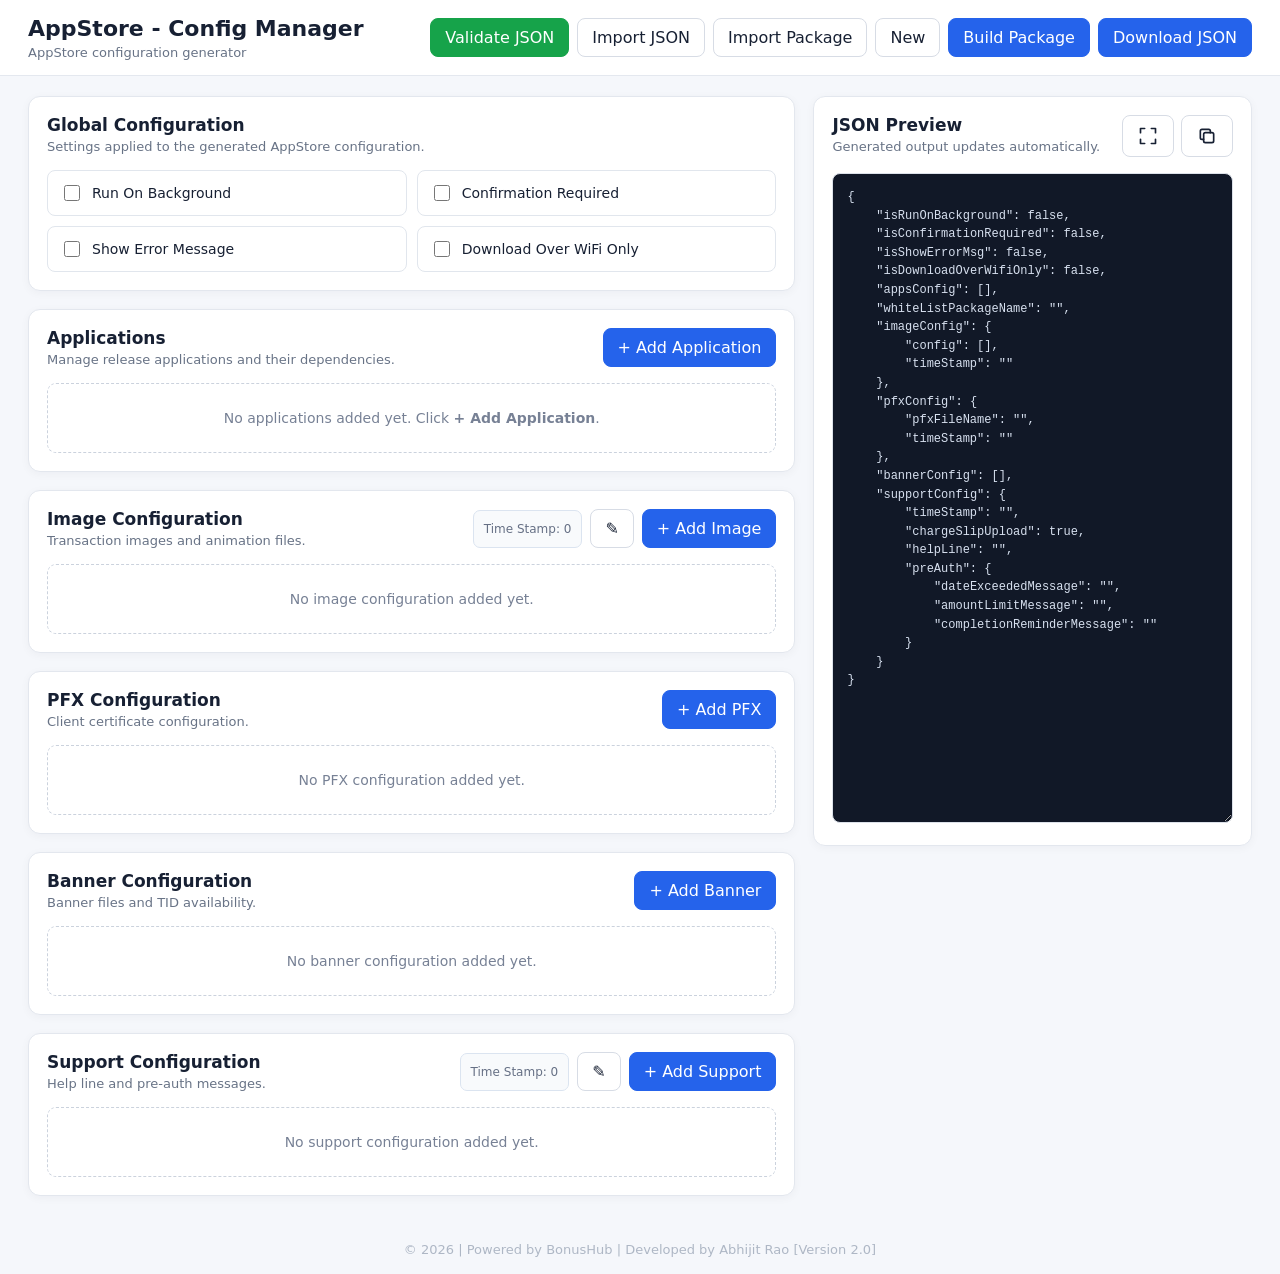
<file: index.html>
<!DOCTYPE html>
<html lang="en">
<head>
  <meta charset="UTF-8" />
  <meta name="viewport" content="width=device-width, initial-scale=1.0" />
  <title>AppStore - Config Manager</title>
  <link rel="stylesheet" href="style.css?v=202611091130" />
  <link rel="stylesheet" href="config-list.css?v=202608131230" />
  <link rel="stylesheet" href="validate-json.css?v=202608131900" />
  <link rel="stylesheet" href="phase2.css?v=202608141200" />
  <link rel="stylesheet" href="modal-scroll-lock.css?v=202608171300" />
  <style>
    .config-file-chooser-row{display:grid;grid-template-columns:minmax(0,1fr) auto;gap:10px;align-items:center}
    .config-file-choose-btn{white-space:nowrap}
    .config-file-chooser-status{grid-column:1/-1;font-size:12px;color:#166534;background:#dcfce7;padding:6px 9px;border-radius:7px;word-break:break-all}
    .config-file-chooser-status.hidden{display:none}
    #buildPackageBtnTop{background:#2563eb;color:#fff;border-color:#2563eb}
    #buildPackageBtnTop:hover{background:#1d4ed8;border-color:#1d4ed8}
    @media(max-width:600px){.config-file-chooser-row{grid-template-columns:1fr}.config-file-chooser-status{grid-column:1}}
  </style>
</head>
<body>
<header class="topbar">
  <div><h1>AppStore - Config Manager</h1><p>AppStore configuration generator</p></div>
  <div class="toolbar"><button id="validateJsonBtn">Validate JSON</button><button id="importBtn">Import JSON</button><button id="importPackageBtn">Import Package</button><input id="packageFileInput" type="file" accept=".zip,application/zip" hidden /><button id="newBtn">New</button><button id="buildPackageBtnTop" class="secondary-btn">Build Package</button><button id="downloadBtn" class="primary">Download JSON</button><input id="fileInput" type="file" accept="application/json,.json" hidden /></div>
</header>
<main class="layout">
  <section class="editor-pane">
    <div class="card"><div class="card-title-row"><div><h2>Global Configuration</h2><p>Settings applied to the generated AppStore configuration.</p></div></div><div class="settings-grid"><label class="switch-row"><input id="runBackground" type="checkbox" /><span>Run On Background</span></label><label class="switch-row"><input id="confirmation" type="checkbox" /><span>Confirmation Required</span></label><label class="switch-row"><input id="showError" type="checkbox" /><span>Show Error Message</span></label><label class="switch-row"><input id="wifiOnly" type="checkbox" /><span>Download Over WiFi Only</span></label></div></div>
    <div class="card"><div class="card-title-row"><div><h2>Applications</h2><p>Manage release applications and their dependencies.</p></div><button id="addAppBtn" class="primary">+ Add Application</button></div><div id="appsContainer" class="apps-container"></div></div>
    <div class="card config-card"><div class="card-title-row"><div><h2>Image Configuration</h2><p>Transaction images and animation files.</p></div><div class="config-header-actions"><span id="imageTimestampBadge" class="header-timestamp hidden"></span><button id="addImageBtn" class="primary">+ Add Image</button></div></div><div id="imageConfigList" class="config-list"></div></div>
    <div class="card config-card"><div class="card-title-row"><div><h2>PFX Configuration</h2><p>Client certificate configuration.</p></div><button id="addPfxBtn" class="primary">+ Add PFX</button></div><div id="pfxConfigList" class="config-list"></div></div>
    <div class="card config-card"><div class="card-title-row"><div><h2>Banner Configuration</h2><p>Banner files and TID availability.</p></div><button id="addBannerBtn" class="primary">+ Add Banner</button></div><div id="bannerConfigList" class="config-list"></div></div>
    <div class="card config-card"><div class="card-title-row"><div><h2>Support Configuration</h2><p>Help line and pre-auth messages.</p></div><div class="config-header-actions"><span id="supportTimestampBadge" class="header-timestamp hidden"></span><button id="addSupportBtn" class="primary">+ Add Support</button></div></div><div id="supportConfigList" class="config-list"></div></div>
  </section>
  <aside class="preview-pane"><div class="card preview-card"><div class="card-title-row"><div><h2>JSON Preview</h2><p>Generated output updates automatically.</p></div><div class="preview-actions"><button id="fullScreenBtn">Full Screen</button><button id="copyBtn">Copy</button></div></div><textarea id="jsonPreview" spellcheck="false" readonly></textarea></div></aside>
</main>
<div id="appModal" class="modal hidden" role="dialog" aria-modal="true" aria-labelledby="modalTitle"><div class="modal-dialog"><div class="modal-header"><div><h2 id="modalTitle">Add Application</h2><p>Enter application details.</p></div><button id="closeModalBtn" class="icon-btn" aria-label="Close">×</button></div><form id="appForm" class="modal-body"><input id="editIndex" type="hidden" value="-1" /><div class="form-grid form-row"><div class="field"><label for="title">Title *</label><input id="title" required /></div><div class="field"><label for="packageName">Package Name *</label><input id="packageName" required /></div></div><div class="form-grid single-row form-row"><div class="field"><label for="appName">App Name (FileName) *</label><div class="apk-file-row"><input id="appName" required /><button type="button" id="chooseApkBtn" class="secondary-btn">Choose APK</button><input id="apkFileInput" type="file" accept=".apk,application/vnd.android.package-archive" hidden /></div><div id="apkFileStatus" class="apk-file-status hidden"></div></div></div><div class="form-grid form-row"><div class="field"><label for="appVersion">App Version *</label><input id="appVersion" required /></div><div class="field"><label for="revisionId">Revision ID</label><input id="revisionId" /></div></div><div class="section-block option-row"><label class="switch-row"><input id="mandatory" type="checkbox" checked /><span>Mandatory</span></label><label class="switch-row"><input id="autoInstall" type="checkbox" checked /><span>Auto Install</span></label><label class="switch-row"><input id="isDelete" type="checkbox" /><span>Delete App</span></label></div><div class="section-block mode-section"><div id="availabilitySection" class="field"><label for="availabilityType">Availability Type</label><select id="availabilityType"><option value="0">All</option><option value="1">TID Based</option></select></div><div id="deleteTypeSection" class="field hidden"><label for="deleteType">Delete Type</label><select id="deleteType"><option value="0">All</option><option value="1">TID Based</option></select></div></div><div id="tidSection" class="section-block hidden"><h3>TIDs</h3><textarea id="tids" rows="4" placeholder="One TID per line or comma-separated TIDs"></textarea></div><div class="section-block"><h3>Target Models</h3><div id="modelOptions" class="check-grid"></div><button type="button" id="otherModelBtn" class="other-option-btn">+ Other</button><div id="customModelRow" class="custom-target-row hidden"><input id="customModel" placeholder="Enter model" /><button type="button" id="addModelBtn">Add</button></div><div id="customModelList" class="custom-chip-list"></div></div><div class="section-block"><h3>Android Versions</h3><div id="androidOptions" class="check-grid"></div><button type="button" id="otherAndroidBtn" class="other-option-btn">+ Other</button><div id="customAndroidRow" class="custom-target-row hidden"><input id="customAndroid" placeholder="Enter Android version" /><button type="button" id="addAndroidBtn">Add</button></div><div id="customAndroidList" class="custom-chip-list"></div></div><div class="section-block"><h3>Dependencies</h3><div id="dependencyOptions" class="dependency-options"></div></div><div id="formError" class="form-error hidden"></div></form><div class="modal-footer"><button id="cancelBtn">Cancel</button><button id="saveAppBtn" class="primary">Save Application</button></div></div></div>
<div id="configModal" class="modal hidden" role="dialog" aria-modal="true" aria-labelledby="configModalTitle"><div class="modal-dialog config-modal-dialog"><div class="modal-header"><div><h2 id="configModalTitle">Add Configuration</h2><p id="configModalSubtitle">Enter configuration details.</p></div><button id="closeConfigModalBtn" class="icon-btn" aria-label="Close">×</button></div><div id="configModalBody" class="modal-body"></div><div class="modal-footer"><button id="cancelConfigBtn">Cancel</button><button id="saveConfigBtn" class="primary">Save Configuration</button></div></div></div>
<div id="jsonFullScreenModal" class="json-fullscreen-modal hidden" role="dialog" aria-modal="true" aria-labelledby="jsonFullScreenTitle"><div class="json-fullscreen-dialog"><div class="json-fullscreen-header"><div><h2 id="jsonFullScreenTitle">JSON Preview</h2><p>Full screen configuration preview</p></div><div class="preview-actions"><button id="fullScreenCopyBtn">Copy</button><button id="closeJsonFullScreenBtn" class="icon-btn" aria-label="Close">×</button></div></div><textarea id="jsonFullScreenPreview" spellcheck="false" readonly></textarea></div></div>
<div id="toast" class="toast"></div>
<footer class="app-footer">© 2026 | Powered by BonusHub | Developed by Abhijit Rao [Version <span id="appVersion">2.0</span>]</footer>
<script src="apk-reader.js?v=202608141200"></script><script src="script.js?v=202608131230"></script><script src="config-ui.js?v=202608131230"></script><script src="config-import-render.js?v=202608131500"></script><script src="timestamp-manager.js?v=202608131500"></script><script src="modal-behavior.js?v=202608131600"></script><script src="version.js?v=202611091535"></script><script src="json-validator.js?v=202608131800"></script><script src="import-json-validation.js?v=202608141700"></script><script src="apk-ui.js?v=202608141200"></script><script src="duplicate-app-guard.js?v=202608171103"></script><script src="config-file-chooser.js?v=202608141400"></script><script src="package-importer.js?v=202608141500"></script><script src="package-builder.js?v=202608141200"></script>
<script>document.getElementById("appVersion").textContent = window.RELEASE_CONFIG_TOOL_VERSION || "1.0";</script>
</body>
</html>
</file>
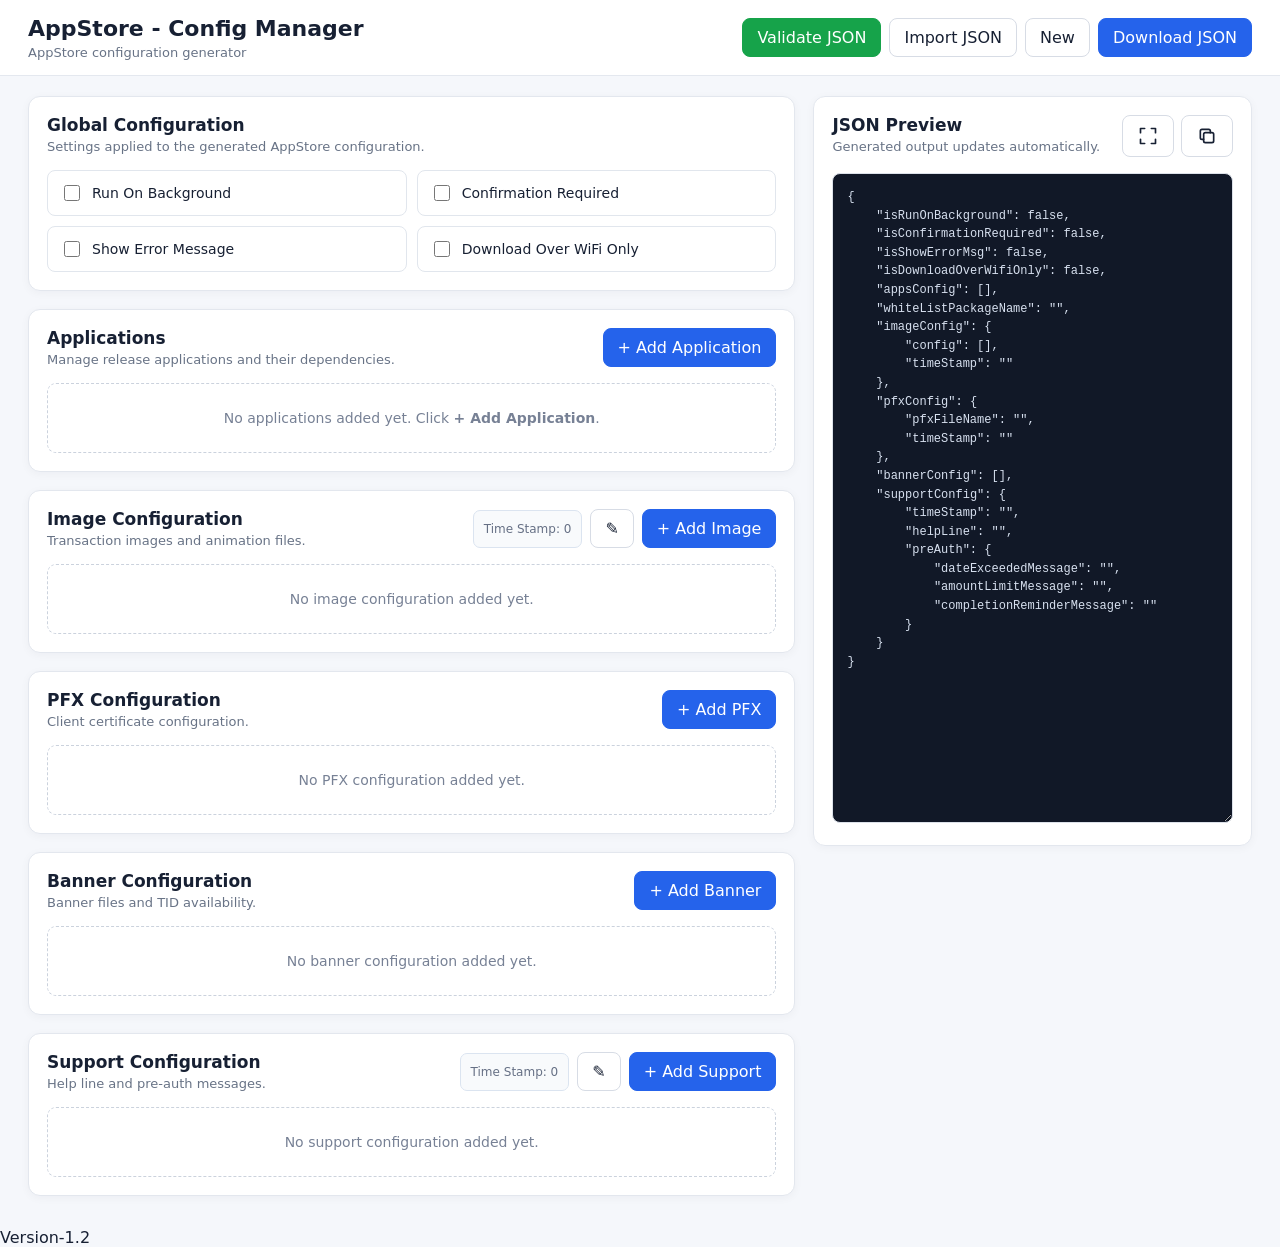
<file: v01/index.html>
<!DOCTYPE html>
<html lang="en">
<head>
  <meta charset="UTF-8" />
  <meta name="viewport" content="width=device-width, initial-scale=1.0" />
  <title>AppStore - Config Manager</title>
  <link rel="stylesheet" href="style.css?v=202608131230" />
  <link rel="stylesheet" href="config-list.css?v=202608131230" />
  <link rel="stylesheet" href="validate-json.css?v=202608131900" />
</head>
<body>
<header class="topbar">
  <div><h1>AppStore - Config Manager</h1><p>AppStore configuration generator</p></div>
  <div class="toolbar"><button id="validateJsonBtn">Validate JSON</button><button id="importBtn">Import JSON</button><button id="newBtn">New</button><button id="downloadBtn" class="primary">Download JSON</button><input id="fileInput" type="file" accept="application/json,.json" hidden /></div>
</header>
<main class="layout">
  <section class="editor-pane">
    <div class="card"><div class="card-title-row"><div><h2>Global Configuration</h2><p>Settings applied to the generated AppStore configuration.</p></div></div><div class="settings-grid"><label class="switch-row"><input id="runBackground" type="checkbox" /><span>Run On Background</span></label><label class="switch-row"><input id="confirmation" type="checkbox" /><span>Confirmation Required</span></label><label class="switch-row"><input id="showError" type="checkbox" /><span>Show Error Message</span></label><label class="switch-row"><input id="wifiOnly" type="checkbox" /><span>Download Over WiFi Only</span></label></div></div>
    <div class="card"><div class="card-title-row"><div><h2>Applications</h2><p>Manage release applications and their dependencies.</p></div><button id="addAppBtn" class="primary">+ Add Application</button></div><div id="appsContainer" class="apps-container"></div></div>
    <div class="card config-card"><div class="card-title-row"><div><h2>Image Configuration</h2><p>Transaction images and animation files.</p></div><div class="config-header-actions"><span id="imageTimestampBadge" class="header-timestamp hidden"></span><button id="addImageBtn" class="primary">+ Add Image</button></div></div><div id="imageConfigList" class="config-list"></div></div>
    <div class="card config-card"><div class="card-title-row"><div><h2>PFX Configuration</h2><p>Client certificate configuration.</p></div><button id="addPfxBtn" class="primary">+ Add PFX</button></div><div id="pfxConfigList" class="config-list"></div></div>
    <div class="card config-card"><div class="card-title-row"><div><h2>Banner Configuration</h2><p>Banner files and TID availability.</p></div><button id="addBannerBtn" class="primary">+ Add Banner</button></div><div id="bannerConfigList" class="config-list"></div></div>
    <div class="card config-card"><div class="card-title-row"><div><h2>Support Configuration</h2><p>Help line and pre-auth messages.</p></div><div class="config-header-actions"><span id="supportTimestampBadge" class="header-timestamp hidden"></span><button id="addSupportBtn" class="primary">+ Add Support</button></div></div><div id="supportConfigList" class="config-list"></div></div>
  </section>
  <aside class="preview-pane"><div class="card preview-card"><div class="card-title-row"><div><h2>JSON Preview</h2><p>Generated output updates automatically.</p></div><div class="preview-actions"><button id="fullScreenBtn">Full Screen</button><button id="copyBtn">Copy</button></div></div><textarea id="jsonPreview" spellcheck="false" readonly></textarea></div></aside>
</main>
<div id="appModal" class="modal hidden" role="dialog" aria-modal="true" aria-labelledby="modalTitle"><div class="modal-dialog"><div class="modal-header"><div><h2 id="modalTitle">Add Application</h2><p>Enter application details.</p></div><button id="closeModalBtn" class="icon-btn" aria-label="Close">×</button></div><form id="appForm" class="modal-body"><input id="editIndex" type="hidden" value="-1" /><div class="form-grid form-row"><div class="field"><label for="title">Title *</label><input id="title" required /></div><div class="field"><label for="packageName">Package Name *</label><input id="packageName" required /></div></div><div class="form-grid single-row form-row"><div class="field"><label for="appName">App Name (FileName) *</label><input id="appName" required /></div></div><div class="form-grid form-row"><div class="field"><label for="appVersion">App Version *</label><input id="appVersion" required /></div><div class="field"><label for="revisionId">Revision ID</label><input id="revisionId" /></div></div><div class="section-block option-row"><label class="switch-row"><input id="mandatory" type="checkbox" checked /><span>Mandatory</span></label><label class="switch-row"><input id="autoInstall" type="checkbox" checked /><span>Auto Install</span></label><label class="switch-row"><input id="isDelete" type="checkbox" /><span>Delete App</span></label></div><div class="section-block mode-section"><div id="availabilitySection" class="field"><label for="availabilityType">Availability Type</label><select id="availabilityType"><option value="0">All</option><option value="1">TID Based</option></select></div><div id="deleteTypeSection" class="field hidden"><label for="deleteType">Delete Type</label><select id="deleteType"><option value="0">All</option><option value="1">TID Based</option></select></div></div><div id="tidSection" class="section-block hidden"><h3>TIDs</h3><textarea id="tids" rows="4" placeholder="One TID per line"></textarea></div><div class="section-block"><h3>Target Models</h3><div id="modelOptions" class="check-grid"></div><button type="button" id="otherModelBtn" class="other-option-btn">+ Other</button><div id="customModelRow" class="custom-target-row hidden"><input id="customModel" placeholder="Enter model" /><button type="button" id="addModelBtn">Add</button></div><div id="customModelList" class="custom-chip-list"></div></div><div class="section-block"><h3>Android Versions</h3><div id="androidOptions" class="check-grid"></div><button type="button" id="otherAndroidBtn" class="other-option-btn">+ Other</button><div id="customAndroidRow" class="custom-target-row hidden"><input id="customAndroid" placeholder="Enter Android version" /><button type="button" id="addAndroidBtn">Add</button></div><div id="customAndroidList" class="custom-chip-list"></div></div><div class="section-block"><h3>Dependencies</h3><div id="dependencyOptions" class="dependency-options"></div></div><div id="formError" class="form-error hidden"></div></form><div class="modal-footer"><button id="cancelBtn">Cancel</button><button id="saveAppBtn" class="primary">Save Application</button></div></div></div>
<div id="configModal" class="modal hidden" role="dialog" aria-modal="true" aria-labelledby="configModalTitle"><div class="modal-dialog config-modal-dialog"><div class="modal-header"><div><h2 id="configModalTitle">Add Configuration</h2><p id="configModalSubtitle">Enter configuration details.</p></div><button id="closeConfigModalBtn" class="icon-btn" aria-label="Close">×</button></div><div id="configModalBody" class="modal-body"></div><div class="modal-footer"><button id="cancelConfigBtn">Cancel</button><button id="saveConfigBtn" class="primary">Save Configuration</button></div></div></div>
<div id="jsonFullScreenModal" class="json-fullscreen-modal hidden" role="dialog" aria-modal="true" aria-labelledby="jsonFullScreenTitle"><div class="json-fullscreen-dialog"><div class="json-fullscreen-header"><div><h2 id="jsonFullScreenTitle">JSON Preview</h2><p>Full screen configuration preview</p></div><div class="preview-actions"><button id="fullScreenCopyBtn">Copy</button><button id="closeJsonFullScreenBtn" class="icon-btn" aria-label="Close">×</button></div></div><textarea id="jsonFullScreenPreview" spellcheck="false" readonly></textarea></div></div>
<div id="toast" class="toast"></div>
<footer class="app-footer"><span>Version-</span><span>1.2</span></footer>
<script src="script.js?v=202608131230"></script><script src="config-ui.js?v=202608131230"></script><script src="config-import-render.js?v=202608131500"></script><script src="timestamp-manager.js?v=202608131500"></script><script src="modal-behavior.js?v=202608131600"></script><script src="version.js?v=202608131700"></script><script src="json-validator.js?v=202608131800"></script>
</body>
</html>
</file>
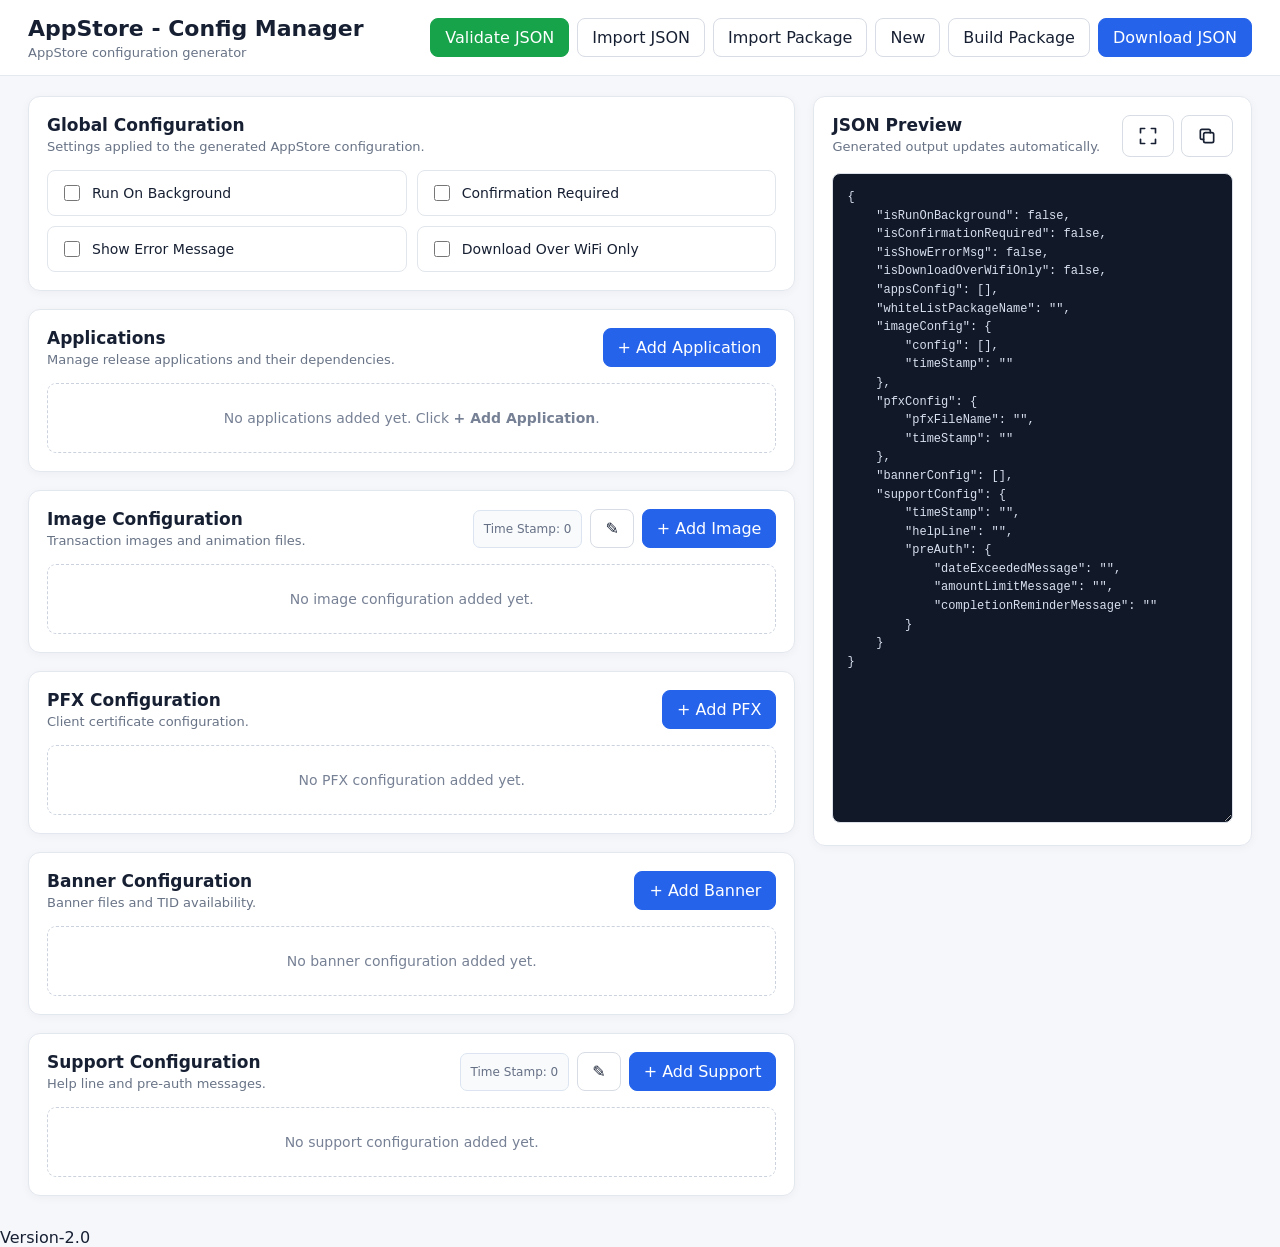
<file: v02/index.html>
<!DOCTYPE html>
<html lang="en">
<head>
  <meta charset="UTF-8" />
  <meta name="viewport" content="width=device-width, initial-scale=1.0" />
  <title>AppStore - Config Manager</title>
  <link rel="stylesheet" href="style.css?v=202608131230" />
  <link rel="stylesheet" href="config-list.css?v=202608131230" />
  <link rel="stylesheet" href="validate-json.css?v=202608131900" />
  <link rel="stylesheet" href="phase2.css?v=202608141200" />
  <style>
    .config-file-chooser-row{display:grid;grid-template-columns:minmax(0,1fr) auto;gap:10px;align-items:center}
    .config-file-choose-btn{white-space:nowrap}
    .config-file-chooser-status{grid-column:1/-1;font-size:12px;color:#166534;background:#dcfce7;padding:6px 9px;border-radius:7px;word-break:break-all}
    .config-file-chooser-status.hidden{display:none}
    @media(max-width:600px){.config-file-chooser-row{grid-template-columns:1fr}.config-file-chooser-status{grid-column:1}}
  </style>
</head>
<body>
<header class="topbar">
  <div><h1>AppStore - Config Manager</h1><p>AppStore configuration generator</p></div>
  <div class="toolbar"><button id="validateJsonBtn">Validate JSON</button><button id="importBtn">Import JSON</button><button id="importPackageBtn">Import Package</button><input id="packageFileInput" type="file" accept=".zip,application/zip" hidden /><button id="newBtn">New</button><button id="buildPackageBtnTop" class="secondary-btn">Build Package</button><button id="downloadBtn" class="primary">Download JSON</button><input id="fileInput" type="file" accept="application/json,.json" hidden /></div>
</header>
<main class="layout">
  <section class="editor-pane">
    <div class="card"><div class="card-title-row"><div><h2>Global Configuration</h2><p>Settings applied to the generated AppStore configuration.</p></div></div><div class="settings-grid"><label class="switch-row"><input id="runBackground" type="checkbox" /><span>Run On Background</span></label><label class="switch-row"><input id="confirmation" type="checkbox" /><span>Confirmation Required</span></label><label class="switch-row"><input id="showError" type="checkbox" /><span>Show Error Message</span></label><label class="switch-row"><input id="wifiOnly" type="checkbox" /><span>Download Over WiFi Only</span></label></div></div>
    <div class="card"><div class="card-title-row"><div><h2>Applications</h2><p>Manage release applications and their dependencies.</p></div><button id="addAppBtn" class="primary">+ Add Application</button></div><div id="appsContainer" class="apps-container"></div></div>
    <div class="card config-card"><div class="card-title-row"><div><h2>Image Configuration</h2><p>Transaction images and animation files.</p></div><div class="config-header-actions"><span id="imageTimestampBadge" class="header-timestamp hidden"></span><button id="addImageBtn" class="primary">+ Add Image</button></div></div><div id="imageConfigList" class="config-list"></div></div>
    <div class="card config-card"><div class="card-title-row"><div><h2>PFX Configuration</h2><p>Client certificate configuration.</p></div><button id="addPfxBtn" class="primary">+ Add PFX</button></div><div id="pfxConfigList" class="config-list"></div></div>
    <div class="card config-card"><div class="card-title-row"><div><h2>Banner Configuration</h2><p>Banner files and TID availability.</p></div><button id="addBannerBtn" class="primary">+ Add Banner</button></div><div id="bannerConfigList" class="config-list"></div></div>
    <div class="card config-card"><div class="card-title-row"><div><h2>Support Configuration</h2><p>Help line and pre-auth messages.</p></div><div class="config-header-actions"><span id="supportTimestampBadge" class="header-timestamp hidden"></span><button id="addSupportBtn" class="primary">+ Add Support</button></div></div><div id="supportConfigList" class="config-list"></div></div>
  </section>
  <aside class="preview-pane"><div class="card preview-card"><div class="card-title-row"><div><h2>JSON Preview</h2><p>Generated output updates automatically.</p></div><div class="preview-actions"><button id="fullScreenBtn">Full Screen</button><button id="copyBtn">Copy</button></div></div><textarea id="jsonPreview" spellcheck="false" readonly></textarea></div></aside>
</main>
<div id="appModal" class="modal hidden" role="dialog" aria-modal="true" aria-labelledby="modalTitle"><div class="modal-dialog"><div class="modal-header"><div><h2 id="modalTitle">Add Application</h2><p>Enter application details.</p></div><button id="closeModalBtn" class="icon-btn" aria-label="Close">×</button></div><form id="appForm" class="modal-body"><input id="editIndex" type="hidden" value="-1" /><div class="form-grid form-row"><div class="field"><label for="title">Title *</label><input id="title" required /></div><div class="field"><label for="packageName">Package Name *</label><input id="packageName" required /></div></div><div class="form-grid single-row form-row"><div class="field"><label for="appName">App Name (FileName) *</label><div class="apk-file-row"><input id="appName" required /><button type="button" id="chooseApkBtn" class="secondary-btn">Choose APK</button><input id="apkFileInput" type="file" accept=".apk,application/vnd.android.package-archive" hidden /></div><div id="apkFileStatus" class="apk-file-status hidden"></div></div></div><div class="form-grid form-row"><div class="field"><label for="appVersion">App Version *</label><input id="appVersion" required /></div><div class="field"><label for="revisionId">Revision ID</label><input id="revisionId" /></div></div><div class="section-block option-row"><label class="switch-row"><input id="mandatory" type="checkbox" checked /><span>Mandatory</span></label><label class="switch-row"><input id="autoInstall" type="checkbox" checked /><span>Auto Install</span></label><label class="switch-row"><input id="isDelete" type="checkbox" /><span>Delete App</span></label></div><div class="section-block mode-section"><div id="availabilitySection" class="field"><label for="availabilityType">Availability Type</label><select id="availabilityType"><option value="0">All</option><option value="1">TID Based</option></select></div><div id="deleteTypeSection" class="field hidden"><label for="deleteType">Delete Type</label><select id="deleteType"><option value="0">All</option><option value="1">TID Based</option></select></div></div><div id="tidSection" class="section-block hidden"><h3>TIDs</h3><textarea id="tids" rows="4" placeholder="One TID per line or comma-separated TIDs"></textarea></div><div class="section-block"><h3>Target Models</h3><div id="modelOptions" class="check-grid"></div><button type="button" id="otherModelBtn" class="other-option-btn">+ Other</button><div id="customModelRow" class="custom-target-row hidden"><input id="customModel" placeholder="Enter model" /><button type="button" id="addModelBtn">Add</button></div><div id="customModelList" class="custom-chip-list"></div></div><div class="section-block"><h3>Android Versions</h3><div id="androidOptions" class="check-grid"></div><button type="button" id="otherAndroidBtn" class="other-option-btn">+ Other</button><div id="customAndroidRow" class="custom-target-row hidden"><input id="customAndroid" placeholder="Enter Android version" /><button type="button" id="addAndroidBtn">Add</button></div><div id="customAndroidList" class="custom-chip-list"></div></div><div class="section-block"><h3>Dependencies</h3><div id="dependencyOptions" class="dependency-options"></div></div><div id="formError" class="form-error hidden"></div></form><div class="modal-footer"><button id="cancelBtn">Cancel</button><button id="saveAppBtn" class="primary">Save Application</button></div></div></div>
<div id="configModal" class="modal hidden" role="dialog" aria-modal="true" aria-labelledby="configModalTitle"><div class="modal-dialog config-modal-dialog"><div class="modal-header"><div><h2 id="configModalTitle">Add Configuration</h2><p id="configModalSubtitle">Enter configuration details.</p></div><button id="closeConfigModalBtn" class="icon-btn" aria-label="Close">×</button></div><div id="configModalBody" class="modal-body"></div><div class="modal-footer"><button id="cancelConfigBtn">Cancel</button><button id="saveConfigBtn" class="primary">Save Configuration</button></div></div></div>
<div id="jsonFullScreenModal" class="json-fullscreen-modal hidden" role="dialog" aria-modal="true" aria-labelledby="jsonFullScreenTitle"><div class="json-fullscreen-dialog"><div class="json-fullscreen-header"><div><h2 id="jsonFullScreenTitle">JSON Preview</h2><p>Full screen configuration preview</p></div><div class="preview-actions"><button id="fullScreenCopyBtn">Copy</button><button id="closeJsonFullScreenBtn" class="icon-btn" aria-label="Close">×</button></div></div><textarea id="jsonFullScreenPreview" spellcheck="false" readonly></textarea></div></div>
<div id="toast" class="toast"></div>
<footer class="app-footer"><span>Version-</span><span>2.0</span></footer>
<script src="apk-reader.js?v=202608141200"></script><script src="script.js?v=202608131230"></script><script src="config-ui.js?v=202608131230"></script><script src="config-import-render.js?v=202608131500"></script><script src="timestamp-manager.js?v=202608131500"></script><script src="modal-behavior.js?v=202608131600"></script><script src="version.js?v=202608131700"></script><script src="json-validator.js?v=202608131800"></script><script src="import-json-validation.js?v=202608141700"></script><script src="apk-ui.js?v=202608141200"></script><script src="duplicate-app-guard.js?v=202608141500"></script><script src="config-file-chooser.js?v=202608141400"></script><script src="package-importer.js?v=202608141500"></script><script src="package-builder.js?v=202608141200"></script>
</body>
</html>
</file>
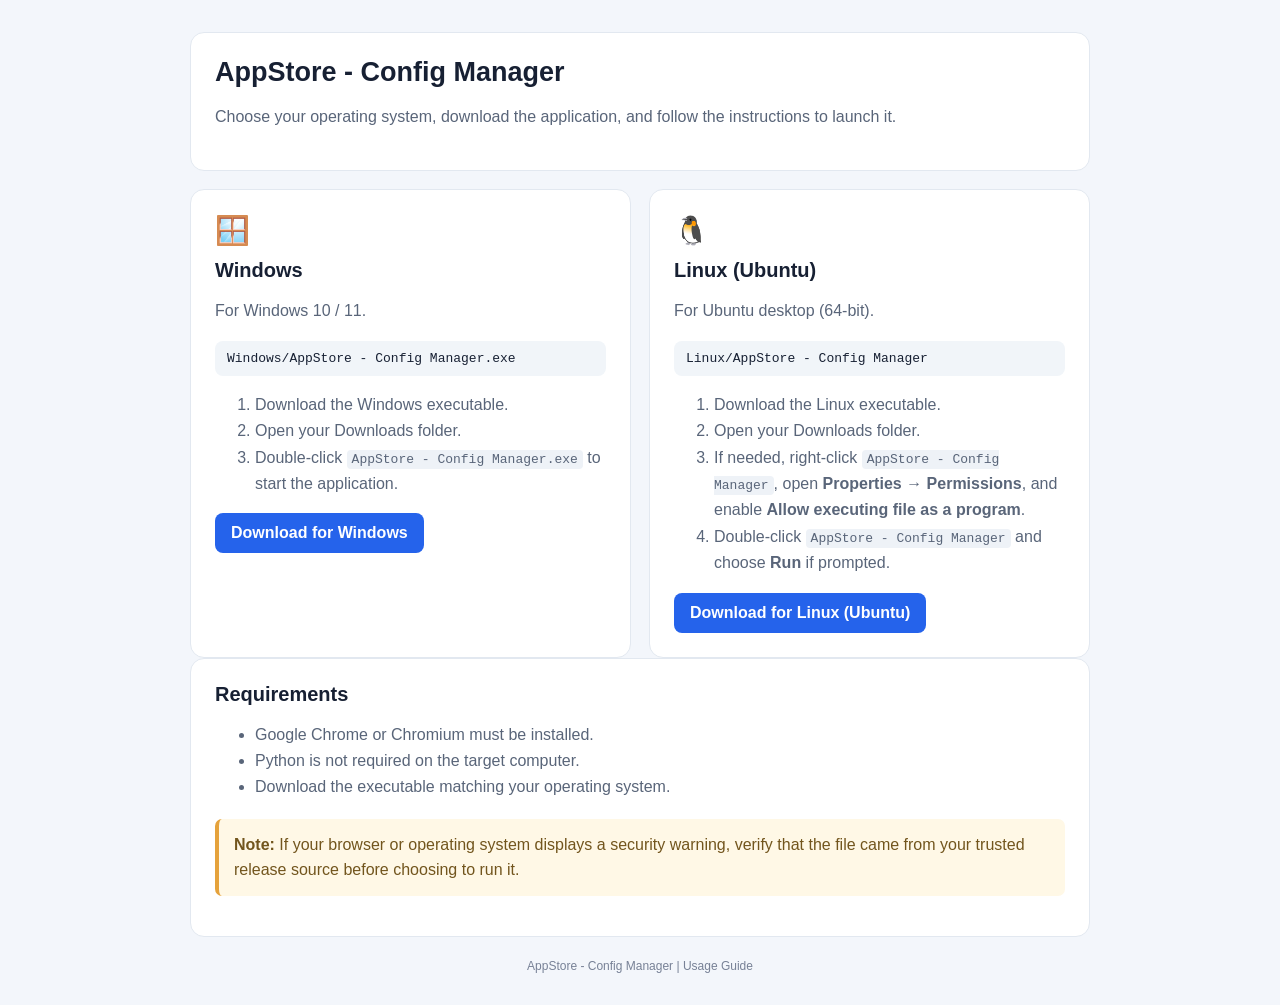
<file: usage.html>
<!DOCTYPE html>
<html lang="en">
<head>
  <meta charset="UTF-8">
  <meta name="viewport" content="width=device-width, initial-scale=1.0">
  <title>AppStore - Config Manager | Download &amp; Usage</title>
  <style>
    :root{font-family:Arial,sans-serif;color:#172033;background:#f3f6fb}
    *{box-sizing:border-box}
    body{margin:0;padding:32px 18px}
    main{max-width:900px;margin:auto}
    header,.platform{background:#fff;border:1px solid #e2e8f0;border-radius:14px;padding:24px;margin-bottom:18px}
    h1{font-size:27px;margin:0 0 8px}h2{font-size:20px;margin:0 0 10px}
    p,li{color:#596579;line-height:1.65}
    .platform-grid{display:grid;grid-template-columns:1fr 1fr;gap:18px}
    .platform{margin:0}
    .platform-icon{font-size:28px;margin-bottom:12px}
    .file{display:block;background:#f1f5f9;padding:10px 12px;border-radius:8px;word-break:break-all;font-family:Consolas,monospace;font-size:13px;margin:14px 0}
    .actions{display:flex;flex-wrap:wrap;gap:10px;margin-top:16px}
    a.button{display:inline-flex;justify-content:center;align-items:center;padding:11px 16px;border-radius:8px;text-decoration:none;font-weight:600;background:#2563eb;color:white}
    .note{background:#fff8e6;border-left:4px solid #e5a23b;padding:13px 15px;border-radius:7px;margin-top:18px;color:#72551d;line-height:1.6}
    code{background:#eef2f7;padding:2px 5px;border-radius:4px}
    footer{text-align:center;color:#778196;font-size:12px;margin-top:22px}
    @media(max-width:650px){body{padding:16px 10px}.platform-grid{grid-template-columns:1fr}.actions a{flex:1 1 100%}}
  </style>
</head>
<body>
<main>
  <header>
    <h1>AppStore - Config Manager</h1>
    <p>Choose your operating system, download the application, and follow the instructions to launch it.</p>
  </header>

  <div class="platform-grid">
    <section class="platform">
      <div class="platform-icon" aria-hidden="true">🪟</div>
      <h2>Windows</h2>
      <p>For Windows 10 / 11.</p>
      <span class="file">Windows/AppStore - Config Manager.exe</span>
      <ol>
        <li>Download the Windows executable.</li>
        <li>Open your Downloads folder.</li>
        <li>Double-click <code>AppStore - Config Manager.exe</code> to start the application.</li>
      </ol>
      <div class="actions">
        <a class="button" href="Windows/AppStore%20-%20Config%20Manager.exe" download="AppStore - Config Manager.exe">Download for Windows</a>
      </div>
    </section>

    <section class="platform">
      <div class="platform-icon" aria-hidden="true">🐧</div>
      <h2>Linux (Ubuntu)</h2>
      <p>For Ubuntu desktop (64-bit).</p>
      <span class="file">Linux/AppStore - Config Manager</span>
      <ol>
        <li>Download the Linux executable.</li>
        <li>Open your Downloads folder.</li>
        <li>If needed, right-click <code>AppStore - Config Manager</code>, open <strong>Properties → Permissions</strong>, and enable <strong>Allow executing file as a program</strong>.</li>
        <li>Double-click <code>AppStore - Config Manager</code> and choose <strong>Run</strong> if prompted.</li>
      </ol>
      <div class="actions">
        <a class="button" href="Linux/AppStore%20-%20Config%20Manager" download="AppStore - Config Manager">Download for Linux (Ubuntu)</a>
      </div>
    </section>
  </div>

  <section class="platform">
    <h2>Requirements</h2>
    <ul>
      <li>Google Chrome or Chromium must be installed.</li>
      <li>Python is not required on the target computer.</li>
      <li>Download the executable matching your operating system.</li>
    </ul>
    <p class="note"><strong>Note:</strong> If your browser or operating system displays a security warning, verify that the file came from your trusted release source before choosing to run it.</p>
  </section>
  <footer>AppStore - Config Manager | Usage Guide</footer>
</main>
</body>
</html>
</file>
<file: style.css>
*{box-sizing:border-box}:root{font-family:Inter,ui-sans-serif,system-ui,-apple-system,BlinkMacSystemFont,"Segoe UI",sans-serif;color:#172033;background:#f5f7fb}body{margin:0;min-height:100vh;background:#f5f7fb}button,input,select,textarea{font:inherit}button{border:1px solid #d7dce5;background:#fff;color:#172033;border-radius:8px;padding:9px 14px;cursor:pointer}button:hover{background:#f1f4f8}button.primary{background:#2563eb;color:#fff;border-color:#2563eb}button.primary:hover{background:#1d4ed8}.topbar{position:sticky;top:0;z-index:5;min-height:76px;background:#fff;border-bottom:1px solid #e4e8ef;display:flex;align-items:center;justify-content:space-between;padding:14px 28px;gap:20px}.topbar h1{margin:0;font-size:22px}.topbar p,.card p,.modal-header p,.json-fullscreen-header p{margin:4px 0 0;color:#687386;font-size:13px}.toolbar{display:flex;gap:8px}.layout{display:grid;grid-template-columns:minmax(0,1.4fr) minmax(380px,.8fr);gap:18px;max-width:1500px;margin:0 auto;padding:20px 28px 32px}.editor-pane{min-width:0;display:grid;gap:18px}.preview-pane{min-width:0}.card{background:#fff;border:1px solid #e3e7ee;border-radius:12px;box-shadow:0 2px 10px rgba(23,32,51,.04);padding:18px}.card-title-row{display:flex;justify-content:space-between;align-items:flex-start;gap:16px;margin-bottom:16px}.card h2{margin:0;font-size:17px}.preview-actions{display:flex;align-items:center;gap:7px}.settings-grid{display:grid;grid-template-columns:repeat(2,minmax(0,1fr));gap:10px}.switch-row{display:flex;align-items:center;gap:9px;padding:11px 12px;border:1px solid #e1e6ed;border-radius:8px;cursor:pointer;font-size:14px}.switch-row input{accent-color:#2563eb;width:16px;height:16px}.apps-container{display:grid;gap:10px}.empty{border:1px dashed #cbd2dd;padding:26px;border-radius:9px;text-align:center;color:#778195;font-size:14px}.app-row{border:1px solid #e1e6ed;border-radius:9px;padding:13px 14px;display:flex;align-items:center;justify-content:space-between;gap:15px}.app-main{min-width:0}.app-title{font-weight:650;margin-bottom:4px}.app-meta{color:#667085;font-size:12px;white-space:nowrap;overflow:hidden;text-overflow:ellipsis}.badges{display:flex;gap:6px;flex-wrap:wrap;margin-top:8px}.badge{font-size:11px;padding:3px 7px;border-radius:99px;background:#eef2ff;color:#3949ab}.badge.green{background:#ecfdf3;color:#137333}.app-actions{display:flex;gap:6px;flex-shrink:0}.dependency-link{display:inline-flex;align-items:center;gap:7px;margin-top:7px;padding:5px 9px;border-radius:6px;background:#f5f8ff;border:1px solid #dce7ff;color:#52617a;font-size:11px;line-height:1.3}.dependency-icon{font-size:14px;color:#2563eb;font-weight:700}.dependency-label{color:#69758a}.dependency-name{color:#1d4ed8;font-weight:650}.preview-card{position:sticky;top:18px}#jsonPreview{width:100%;min-height:650px;resize:vertical;border:1px solid #dce1e9;background:#111827;color:#d7e0ef;border-radius:8px;padding:14px;font:12px/1.55 "SFMono-Regular",Consolas,monospace;outline:none}.modal{position:fixed;inset:0;background:rgba(15,23,42,.48);display:grid;place-items:center;padding:18px;z-index:10}.modal.hidden,.hidden{display:none!important}.modal-dialog{width:min(820px,100%);max-height:min(90vh,900px);overflow:auto;background:#fff;border-radius:12px;box-shadow:0 20px 70px rgba(0,0,0,.2)}.modal-header{padding:18px 20px;border-bottom:1px solid #e5e7eb;display:flex;justify-content:space-between;align-items:flex-start}.modal-header h2{margin:0;font-size:18px}.icon-btn{border:0;font-size:25px;line-height:1;padding:0 5px;background:transparent}.modal-body{padding:20px}.form-grid{display:grid;grid-template-columns:repeat(2,minmax(0,1fr));gap:14px}.form-grid.single-row{grid-template-columns:1fr}.form-row{margin-bottom:14px}.field{display:grid;gap:6px}.field label,.section-block h3{font-size:12px;font-weight:650;color:#465064}.field input,.field select,.section-block textarea{width:100%;border:1px solid #d7dce5;border-radius:7px;padding:9px 10px;outline:none;background:#fff}.field input:focus,.field select:focus,.section-block textarea:focus{border-color:#2563eb;box-shadow:0 0 0 2px rgba(37,99,235,.1)}.section-block{margin-top:20px}.section-block h3{margin:0 0 9px;text-transform:uppercase;letter-spacing:.04em}.option-row{display:grid;grid-template-columns:repeat(3,minmax(0,1fr));gap:10px;margin-top:8px}.option-row .switch-row{min-height:42px}.mode-section{margin-top:22px}.mode-section .field{max-width:100%}.check-grid{display:grid;grid-template-columns:repeat(3,minmax(0,1fr));gap:7px}.check-item{display:flex;align-items:center;gap:7px;border:1px solid #e1e6ed;border-radius:7px;padding:8px;font-size:12px}.check-item input{accent-color:#2563eb}.inline-options{display:flex;gap:8px;flex-wrap:wrap}.inline-options .switch-row{flex:1;min-width:150px}.other-option-btn{margin-top:9px;padding:7px 12px;font-size:12px;border-style:dashed;color:#2563eb}.custom-target-row{display:flex;gap:8px;margin-top:9px}.custom-target-row input{flex:1;border:1px solid #d7dce5;border-radius:7px;padding:9px 10px;outline:none}.custom-chip-list{display:flex;gap:6px;flex-wrap:wrap;margin-top:8px}.custom-chip{display:inline-flex;align-items:center;gap:6px;background:#f1f5f9;border:1px solid #dbe2ea;border-radius:99px;padding:4px 8px;font-size:11px}.custom-chip button{padding:0;border:0;background:transparent;font-size:14px}.dependency-options{display:grid;gap:7px}.dependency-row{display:flex;align-items:center;gap:8px;padding:8px;border:1px solid #e1e6ed;border-radius:7px;font-size:12px}.form-error{margin-top:16px;padding:9px 11px;border-radius:7px;background:#fef2f2;color:#b42318;font-size:12px}.modal-footer{padding:14px 20px;border-top:1px solid #e5e7eb;display:flex;justify-content:flex-end;gap:8px}.json-fullscreen-modal{position:fixed;inset:0;background:rgba(15,23,42,.62);display:grid;place-items:center;padding:18px;z-index:30}.json-fullscreen-modal.hidden{display:none!important}.json-fullscreen-dialog{width:100%;height:100%;max-width:1800px;background:#fff;border-radius:12px;box-shadow:0 24px 80px rgba(0,0,0,.28);display:flex;flex-direction:column;overflow:hidden}.json-fullscreen-header{display:flex;align-items:center;justify-content:space-between;gap:16px;padding:15px 20px;border-bottom:1px solid #e5e7eb;flex-shrink:0}.json-fullscreen-header h2{margin:0;font-size:18px}.json-fullscreen-header .icon-btn{font-size:28px}.json-fullscreen-dialog textarea{flex:1;width:100%;resize:none;border:0;outline:none;background:#111827;color:#d7e0ef;padding:20px;font:13px/1.6 "SFMono-Regular",Consolas,monospace}.config-card{overflow:hidden}.config-list{display:grid;gap:10px}.config-item{display:flex;align-items:flex-end;gap:10px;padding:12px;border:1px solid #e1e6ed;border-radius:9px;background:#fbfcfe}.config-item-grid{display:grid;gap:10px;grid-template-columns:1fr 1fr 1.5fr 1fr;flex:1}.config-item .field textarea{resize:vertical;min-height:55px}.field-inline{display:flex;align-items:center;gap:10px;max-width:320px;margin-bottom:12px}.field-inline label{font-size:12px;font-weight:650;color:#465064;white-space:nowrap}.field-inline input{width:100%;border:1px solid #d7dce5;border-radius:7px;padding:9px 10px;outline:none}.danger-btn{border-color:#f0c7c7;color:#b42318;background:#fff;white-space:nowrap}.danger-btn:hover{background:#fff5f5}.config-message-grid{display:grid;grid-template-columns:repeat(3,minmax(0,1fr));gap:12px}.config-card .field textarea{resize:vertical;min-height:70px}@media(max-width:1100px){.config-item-grid{grid-template-columns:1fr 1fr}.config-message-grid{grid-template-columns:1fr}}@media(max-width:900px){.layout{grid-template-columns:1fr;padding:15px}.preview-card{position:static}.config-item{align-items:stretch;flex-direction:column}.danger-btn{align-self:flex-end}}@media(max-width:620px){.topbar{align-items:flex-start;flex-direction:column;padding:15px}.toolbar{width:100%}.toolbar button{flex:1}.settings-grid,.form-grid,.check-grid,.option-row,.config-item-grid,.config-message-grid{grid-template-columns:1fr}.app-row{align-items:flex-start;flex-direction:column}.app-actions{width:100%}.app-actions button{flex:1}.json-fullscreen-modal{padding:0}.json-fullscreen-dialog{border-radius:0}.json-fullscreen-header{padding:12px 14px}}

/* Configuration cards intentionally mirror the Application list: compact, clean and information-dense. */
.config-app-row{border:1px solid #e1e6ed;border-radius:9px;padding:13px 14px;display:flex;align-items:center;justify-content:space-between;gap:15px;background:#fff;transition:border-color .15s ease,box-shadow .15s ease}.config-app-row:hover{border-color:#cfd8e6;box-shadow:0 2px 8px rgba(23,32,51,.05)}.config-app-main{min-width:0;flex:1}.config-app-title{font-weight:650;font-size:15px;margin-bottom:4px;color:#172033;line-height:1.3;white-space:nowrap;overflow:hidden;text-overflow:ellipsis}.config-app-meta{display:flex;align-items:center;gap:7px;color:#667085;font-size:12px;line-height:1.35;white-space:nowrap;overflow:hidden;text-overflow:ellipsis}.config-app-meta>span{overflow:hidden;text-overflow:ellipsis}.meta-separator{color:#a0a8b5;flex:0 0 auto}.config-app-row .badges{margin-top:7px}.config-app-row .badge{font-size:11px;padding:3px 7px}.config-app-row .app-actions{align-self:center;display:flex;gap:6px}.config-app-row .app-actions button{min-width:64px}.config-app-row .danger-btn{min-width:70px}.config-preview-line{display:flex;gap:7px;margin-top:7px;padding:5px 8px;border:1px solid #e5eaf2;border-radius:6px;background:#f8fafc;color:#667085;font-size:11px;line-height:1.3;max-width:100%;overflow:hidden}.config-preview-line>span:last-child{white-space:nowrap;overflow:hidden;text-overflow:ellipsis}.config-preview-label{font-weight:650;color:#475467;flex:0 0 auto}.config-app-row .badge.blue-soft{background:#eff6ff;color:#1d4ed8}@media(max-width:620px){.config-app-row{align-items:flex-start;flex-direction:column}.config-app-row .app-actions{width:100%}.config-app-row .app-actions button{flex:1}.config-app-meta{white-space:normal;flex-wrap:wrap}}
.config-header-actions{display:flex;align-items:center;gap:8px}.header-timestamp{display:inline-flex;align-items:center;min-height:38px;padding:0 11px;border:1px solid #dbe3ef;border-radius:8px;background:#f8fafc;color:#52617a;font-size:12px;white-space:nowrap}.config-preview-grid{display:grid;gap:6px;margin-top:7px}.support-preview{display:block}.support-message-list{display:grid;gap:5px;margin-top:4px}.support-message{display:flex;gap:7px;padding:4px 0;color:#667085}.support-message .config-preview-label{min-width:115px}.support-message>span:last-child{min-width:0;white-space:nowrap;overflow:hidden;text-overflow:ellipsis}@media(max-width:620px){.config-header-actions{align-items:flex-end}.support-message{display:block}.support-message .config-preview-label{display:block;margin-bottom:2px}}
.app-footer{width:100%;padding:12px 16px 14px;text-align:center;color:#aeb7c5;font-size:13px;font-weight:400;line-height:1.5;background:transparent}.app-footer strong{color:#9aa5b5;font-weight:600}.app-footer #appVersion{color:inherit;font-weight:400}
</file>
<file: config-list.css>
.config-list{display:grid;gap:10px}.config-app-row{border:1px solid #e1e6ed;border-radius:9px;padding:13px 14px;display:flex;align-items:center;justify-content:space-between;gap:15px;background:#fff;transition:border-color .15s ease,box-shadow .15s ease}.config-app-row:hover{border-color:#cbd7ea;box-shadow:0 3px 12px rgba(23,32,51,.05)}.config-app-main{min-width:0;flex:1}.config-app-title{font-weight:650;font-size:15px;color:#172033;margin-bottom:4px;white-space:nowrap;overflow:hidden;text-overflow:ellipsis}.config-app-meta{display:flex;align-items:center;gap:7px;color:#667085;font-size:12px;white-space:nowrap;overflow:hidden;text-overflow:ellipsis}.meta-separator{color:#a0a8b5;flex:0 0 auto}.config-app-meta>span{overflow:hidden;text-overflow:ellipsis}.config-app-row .badges{margin-top:8px}.config-app-row .app-actions{align-self:center}.config-app-row .app-actions button{min-width:64px}.config-app-row .danger-btn{min-width:70px}.config-preview-line{display:flex;gap:8px;margin-top:8px;padding:7px 9px;border:1px solid #e5eaf2;border-radius:7px;background:#f8fafc;color:#667085;font-size:11px;line-height:1.4;max-width:100%;overflow:hidden}.config-preview-label{font-weight:650;color:#475467;flex:0 0 auto}.support-preview{display:block;max-width:100%}.support-message-list{display:grid;gap:5px;margin-top:5px}.support-message{display:grid;grid-template-columns:150px minmax(0,1fr);gap:8px}.support-message>span:last-child{white-space:normal;overflow-wrap:anywhere}.config-header-actions{display:flex;align-items:center;gap:8px}.header-timestamp{display:inline-flex;align-items:center;padding:7px 10px;border:1px solid #dbe4f0;border-radius:7px;background:#f8fafc;color:#667085;font-size:12px;white-space:nowrap}.hidden{display:none!important}@media(max-width:620px){.config-app-row{align-items:flex-start;flex-direction:column}.config-app-row .app-actions{width:100%}.config-app-row .app-actions button{flex:1}.config-app-meta{white-space:normal;flex-wrap:wrap}.config-header-actions{width:100%;justify-content:flex-end}.support-message{grid-template-columns:1fr}.header-timestamp{font-size:11px}}
</file>
<file: validate-json.css>
#validateJsonBtn{background:#16a34a;color:#fff;border-color:#16a34a;font-weight:500}#validateJsonBtn:hover{background:#15803d;border-color:#15803d}
</file>
<file: phase2.css>
.apk-file-row{display:grid;grid-template-columns:minmax(0,1fr) auto;gap:10px;align-items:center}.apk-file-row .secondary-btn{height:100%;min-height:42px;white-space:nowrap}.apk-file-status{margin-top:7px;font-size:12px;line-height:1.4;padding:7px 10px;border-radius:8px}.apk-file-status.info{color:#475569;background:#f1f5f9}.apk-file-status.success{color:#166534;background:#dcfce7}.apk-file-status.error{color:#991b1b;background:#fee2e2}.apk-file-status.hidden{display:none}.package-builder-dialog{max-width:850px}.package-builder-dialog .modal-body{padding-bottom:20px}.package-builder-summary{padding:12px 14px;border:1px solid #dbe4f0;background:#f8fafc;border-radius:10px;margin-bottom:14px;color:#475569}.package-builder-list{display:flex;flex-direction:column;gap:10px}.package-builder-row{display:flex;align-items:center;justify-content:space-between;gap:16px;padding:13px 15px;border:1px solid #dbe4f0;border-radius:10px}.package-builder-row>div{min-width:0}.package-builder-row>div>div{margin-top:4px;color:#64748b;font-size:13px;word-break:break-all}.package-file-status{font-size:12px;font-weight:600;padding:6px 9px;border-radius:999px;white-space:nowrap}.package-file-status.ready{color:#166534;background:#dcfce7}.package-file-status.missing{color:#991b1b;background:#fee2e2}.package-builder-files{margin-top:18px;display:flex;flex-direction:column;gap:14px}.package-config-section{border:1px solid #dbe4f0;border-radius:12px;padding:14px;background:#fff}.package-config-section h3{margin:0 0 10px;font-size:15px;color:#334155}.package-config-file-row{display:flex;align-items:center;justify-content:space-between;gap:14px;padding:11px 0;border-top:1px solid #eef2f7}.package-config-file-row:first-of-type{border-top:0}.package-config-file-main{min-width:0;display:flex;flex-direction:column;gap:3px}.package-config-file-main b{font-size:14px;color:#1e293b;word-break:break-all}.package-config-file-main span{font-size:12px;color:#64748b}.package-config-file-action{display:flex;align-items:center;gap:9px;flex-shrink:0}.package-config-file-action .package-file-status{max-width:260px;overflow:hidden;text-overflow:ellipsis}.package-builder-no-files{padding:14px;border:1px dashed #cbd5e1;border-radius:10px;color:#64748b;background:#f8fafc}.package-name-field{margin-top:18px;padding:16px 18px;border:1px solid #dbe4f0;border-radius:12px;background:#f8fafc}.package-name-field label{display:block;margin-bottom:8px;font-weight:600;color:#334155}.package-file-name-input{display:flex;align-items:stretch;width:100%;height:46px}.package-file-name-input input{min-width:0;flex:1;border:1px solid #cbd5e1;border-right:0;border-radius:9px 0 0 9px;background:#fff;padding:0 13px;font:inherit;color:#0f172a;outline:none}.package-file-name-input input:focus{border-color:#2563eb;box-shadow:0 0 0 3px rgba(37,99,235,.12)}.package-file-name-input .fixed-extension{display:flex;align-items:center;padding:0 14px;border:1px solid #cbd5e1;border-left:1px solid #e2e8f0;border-radius:0 9px 9px 0;background:#eef2f7;color:#475569;font-weight:600}.package-builder-dialog .modal-footer{padding-top:14px}@media(max-width:650px){.apk-file-row{grid-template-columns:1fr}.apk-file-row .secondary-btn{height:auto}.package-builder-row{align-items:flex-start;flex-direction:column}.package-file-status{white-space:normal}.package-config-file-row{align-items:flex-start;flex-direction:column}.package-config-file-action{width:100%;flex-wrap:wrap}.package-config-file-action .package-file-status{max-width:100%}.package-name-field{padding:14px}.package-file-name-input{height:44px}}
</file>
<file: modal-scroll-lock.css>
/* Prevent the page behind an open modal from scrolling. */
body:has(.json-validator-modal:not(.hidden)),
body:has(.modal:not(.hidden)),
body:has(.json-fullscreen-modal:not(.hidden)) {
  overflow: hidden;
}

/* Keep scrolling inside the modal content areas only. */
.json-validator-modal .json-validator-body,
.modal .modal-dialog,
.json-fullscreen-modal .json-fullscreen-dialog {
  overscroll-behavior: contain;
}
</file>
<file: v01/style.css>
*{box-sizing:border-box}:root{font-family:Inter,ui-sans-serif,system-ui,-apple-system,BlinkMacSystemFont,"Segoe UI",sans-serif;color:#172033;background:#f5f7fb}body{margin:0;min-height:100vh;background:#f5f7fb}button,input,select,textarea{font:inherit}button{border:1px solid #d7dce5;background:#fff;color:#172033;border-radius:8px;padding:9px 14px;cursor:pointer}button:hover{background:#f1f4f8}button.primary{background:#2563eb;color:#fff;border-color:#2563eb}button.primary:hover{background:#1d4ed8}.topbar{min-height:76px;background:#fff;border-bottom:1px solid #e4e8ef;display:flex;align-items:center;justify-content:space-between;padding:14px 28px;gap:20px}.topbar h1{margin:0;font-size:22px}.topbar p,.card p,.modal-header p,.json-fullscreen-header p{margin:4px 0 0;color:#687386;font-size:13px}.toolbar{display:flex;gap:8px}.layout{display:grid;grid-template-columns:minmax(0,1.4fr) minmax(380px,.8fr);gap:18px;max-width:1500px;margin:0 auto;padding:20px 28px 32px}.editor-pane{min-width:0;display:grid;gap:18px}.preview-pane{min-width:0}.card{background:#fff;border:1px solid #e3e7ee;border-radius:12px;box-shadow:0 2px 10px rgba(23,32,51,.04);padding:18px}.card-title-row{display:flex;justify-content:space-between;align-items:flex-start;gap:16px;margin-bottom:16px}.card h2{margin:0;font-size:17px}.preview-actions{display:flex;align-items:center;gap:7px}.settings-grid{display:grid;grid-template-columns:repeat(2,minmax(0,1fr));gap:10px}.switch-row{display:flex;align-items:center;gap:9px;padding:11px 12px;border:1px solid #e1e6ed;border-radius:8px;cursor:pointer;font-size:14px}.switch-row input{accent-color:#2563eb;width:16px;height:16px}.apps-container{display:grid;gap:10px}.empty{border:1px dashed #cbd2dd;padding:26px;border-radius:9px;text-align:center;color:#778195;font-size:14px}.app-row{border:1px solid #e1e6ed;border-radius:9px;padding:13px 14px;display:flex;align-items:center;justify-content:space-between;gap:15px}.app-main{min-width:0}.app-title{font-weight:650;margin-bottom:4px}.app-meta{color:#667085;font-size:12px;white-space:nowrap;overflow:hidden;text-overflow:ellipsis}.badges{display:flex;gap:6px;flex-wrap:wrap;margin-top:8px}.badge{font-size:11px;padding:3px 7px;border-radius:99px;background:#eef2ff;color:#3949ab}.badge.green{background:#ecfdf3;color:#137333}.app-actions{display:flex;gap:6px;flex-shrink:0}.dependency-link{display:inline-flex;align-items:center;gap:7px;margin-top:7px;padding:5px 9px;border-radius:6px;background:#f5f8ff;border:1px solid #dce7ff;color:#52617a;font-size:11px;line-height:1.3}.dependency-icon{font-size:14px;color:#2563eb;font-weight:700}.dependency-label{color:#69758a}.dependency-name{color:#1d4ed8;font-weight:650}.preview-card{position:sticky;top:18px}#jsonPreview{width:100%;min-height:650px;resize:vertical;border:1px solid #dce1e9;background:#111827;color:#d7e0ef;border-radius:8px;padding:14px;font:12px/1.55 "SFMono-Regular",Consolas,monospace;outline:none}.modal{position:fixed;inset:0;background:rgba(15,23,42,.48);display:grid;place-items:center;padding:18px;z-index:10}.modal.hidden,.hidden{display:none!important}.modal-dialog{width:min(820px,100%);max-height:min(90vh,900px);overflow:auto;background:#fff;border-radius:12px;box-shadow:0 20px 70px rgba(0,0,0,.2)}.modal-header{padding:18px 20px;border-bottom:1px solid #e5e7eb;display:flex;justify-content:space-between;align-items:flex-start}.modal-header h2{margin:0;font-size:18px}.icon-btn{border:0;font-size:25px;line-height:1;padding:0 5px;background:transparent}.modal-body{padding:20px}.form-grid{display:grid;grid-template-columns:repeat(2,minmax(0,1fr));gap:14px}.form-grid.single-row{grid-template-columns:1fr}.form-row{margin-bottom:14px}.field{display:grid;gap:6px}.field label,.section-block h3{font-size:12px;font-weight:650;color:#465064}.field input,.field select,.section-block textarea{width:100%;border:1px solid #d7dce5;border-radius:7px;padding:9px 10px;outline:none;background:#fff}.field input:focus,.field select:focus,.section-block textarea:focus{border-color:#2563eb;box-shadow:0 0 0 2px rgba(37,99,235,.1)}.section-block{margin-top:20px}.section-block h3{margin:0 0 9px;text-transform:uppercase;letter-spacing:.04em}.option-row{display:grid;grid-template-columns:repeat(3,minmax(0,1fr));gap:10px;margin-top:8px}.option-row .switch-row{min-height:42px}.mode-section{margin-top:22px}.mode-section .field{max-width:100%}.check-grid{display:grid;grid-template-columns:repeat(3,minmax(0,1fr));gap:7px}.check-item{display:flex;align-items:center;gap:7px;border:1px solid #e1e6ed;border-radius:7px;padding:8px;font-size:12px}.check-item input{accent-color:#2563eb}.inline-options{display:flex;gap:8px;flex-wrap:wrap}.inline-options .switch-row{flex:1;min-width:150px}.other-option-btn{margin-top:9px;padding:7px 12px;font-size:12px;border-style:dashed;color:#2563eb}.custom-target-row{display:flex;gap:8px;margin-top:9px}.custom-target-row input{flex:1;border:1px solid #d7dce5;border-radius:7px;padding:9px 10px;outline:none}.custom-chip-list{display:flex;gap:6px;flex-wrap:wrap;margin-top:8px}.custom-chip{display:inline-flex;align-items:center;gap:6px;background:#f1f5f9;border:1px solid #dbe2ea;border-radius:99px;padding:4px 8px;font-size:11px}.custom-chip button{padding:0;border:0;background:transparent;font-size:14px}.dependency-options{display:grid;gap:7px}.dependency-row{display:flex;align-items:center;gap:8px;padding:8px;border:1px solid #e1e6ed;border-radius:7px;font-size:12px}.form-error{margin-top:16px;padding:9px 11px;border-radius:7px;background:#fef2f2;color:#b42318;font-size:12px}.modal-footer{padding:14px 20px;border-top:1px solid #e5e7eb;display:flex;justify-content:flex-end;gap:8px}.json-fullscreen-modal{position:fixed;inset:0;background:rgba(15,23,42,.62);display:grid;place-items:center;padding:18px;z-index:30}.json-fullscreen-modal.hidden{display:none!important}.json-fullscreen-dialog{width:100%;height:100%;max-width:1800px;background:#fff;border-radius:12px;box-shadow:0 24px 80px rgba(0,0,0,.28);display:flex;flex-direction:column;overflow:hidden}.json-fullscreen-header{display:flex;align-items:center;justify-content:space-between;gap:16px;padding:15px 20px;border-bottom:1px solid #e5e7eb;flex-shrink:0}.json-fullscreen-header h2{margin:0;font-size:18px}.json-fullscreen-header .icon-btn{font-size:28px}.json-fullscreen-dialog textarea{flex:1;width:100%;resize:none;border:0;outline:none;background:#111827;color:#d7e0ef;padding:20px;font:13px/1.6 "SFMono-Regular",Consolas,monospace}.config-card{overflow:hidden}.config-list{display:grid;gap:10px}.config-item{display:flex;align-items:flex-end;gap:10px;padding:12px;border:1px solid #e1e6ed;border-radius:9px;background:#fbfcfe}.config-item-grid{display:grid;gap:10px;grid-template-columns:1fr 1fr 1.5fr 1fr;flex:1}.config-item .field textarea{resize:vertical;min-height:55px}.field-inline{display:flex;align-items:center;gap:10px;max-width:320px;margin-bottom:12px}.field-inline label{font-size:12px;font-weight:650;color:#465064;white-space:nowrap}.field-inline input{width:100%;border:1px solid #d7dce5;border-radius:7px;padding:9px 10px;outline:none}.danger-btn{border-color:#f0c7c7;color:#b42318;background:#fff;white-space:nowrap}.danger-btn:hover{background:#fff5f5}.config-message-grid{display:grid;grid-template-columns:repeat(3,minmax(0,1fr));gap:12px}.config-card .field textarea{resize:vertical;min-height:70px}@media(max-width:1100px){.config-item-grid{grid-template-columns:1fr 1fr}.config-message-grid{grid-template-columns:1fr}}@media(max-width:900px){.layout{grid-template-columns:1fr;padding:15px}.preview-card{position:static}.config-item{align-items:stretch;flex-direction:column}.danger-btn{align-self:flex-end}}@media(max-width:620px){.topbar{align-items:flex-start;flex-direction:column;padding:15px}.toolbar{width:100%}.toolbar button{flex:1}.settings-grid,.form-grid,.check-grid,.option-row,.config-item-grid,.config-message-grid{grid-template-columns:1fr}.app-row{align-items:flex-start;flex-direction:column}.app-actions{width:100%}.app-actions button{flex:1}.json-fullscreen-modal{padding:0}.json-fullscreen-dialog{border-radius:0}.json-fullscreen-header{padding:12px 14px}}

/* Configuration cards intentionally mirror the Application list: compact, clean and information-dense. */
.config-app-row{border:1px solid #e1e6ed;border-radius:9px;padding:13px 14px;display:flex;align-items:center;justify-content:space-between;gap:15px;background:#fff;transition:border-color .15s ease,box-shadow .15s ease}.config-app-row:hover{border-color:#cfd8e6;box-shadow:0 2px 8px rgba(23,32,51,.05)}.config-app-main{min-width:0;flex:1}.config-app-title{font-weight:650;font-size:15px;margin-bottom:4px;color:#172033;line-height:1.3;white-space:nowrap;overflow:hidden;text-overflow:ellipsis}.config-app-meta{display:flex;align-items:center;gap:7px;color:#667085;font-size:12px;line-height:1.35;white-space:nowrap;overflow:hidden;text-overflow:ellipsis}.config-app-meta>span{overflow:hidden;text-overflow:ellipsis}.meta-separator{color:#a0a8b5;flex:0 0 auto}.config-app-row .badges{margin-top:7px}.config-app-row .badge{font-size:11px;padding:3px 7px}.config-app-row .app-actions{align-self:center;display:flex;gap:6px}.config-app-row .app-actions button{min-width:64px}.config-app-row .danger-btn{min-width:70px}.config-preview-line{display:flex;gap:7px;margin-top:7px;padding:5px 8px;border:1px solid #e5eaf2;border-radius:6px;background:#f8fafc;color:#667085;font-size:11px;line-height:1.3;max-width:100%;overflow:hidden}.config-preview-line>span:last-child{white-space:nowrap;overflow:hidden;text-overflow:ellipsis}.config-preview-label{font-weight:650;color:#475467;flex:0 0 auto}.config-app-row .badge.blue-soft{background:#eff6ff;color:#1d4ed8}@media(max-width:620px){.config-app-row{align-items:flex-start;flex-direction:column}.config-app-row .app-actions{width:100%}.config-app-row .app-actions button{flex:1}.config-app-meta{white-space:normal;flex-wrap:wrap}}
.config-header-actions{display:flex;align-items:center;gap:8px}.header-timestamp{display:inline-flex;align-items:center;min-height:38px;padding:0 11px;border:1px solid #dbe3ef;border-radius:8px;background:#f8fafc;color:#52617a;font-size:12px;white-space:nowrap}.config-preview-grid{display:grid;gap:6px;margin-top:7px}.support-preview{display:block}.support-message-list{display:grid;gap:5px;margin-top:4px}.support-message{display:flex;gap:7px;padding:4px 0;color:#667085}.support-message .config-preview-label{min-width:115px}.support-message>span:last-child{min-width:0;white-space:nowrap;overflow:hidden;text-overflow:ellipsis}@media(max-width:620px){.config-header-actions{align-items:flex-end}.support-message{display:block}.support-message .config-preview-label{display:block;margin-bottom:2px}}
</file>
<file: v01/config-list.css>
.config-list{display:grid;gap:10px}.config-app-row{border:1px solid #e1e6ed;border-radius:9px;padding:13px 14px;display:flex;align-items:center;justify-content:space-between;gap:15px;background:#fff;transition:border-color .15s ease,box-shadow .15s ease}.config-app-row:hover{border-color:#cbd7ea;box-shadow:0 3px 12px rgba(23,32,51,.05)}.config-app-main{min-width:0;flex:1}.config-app-title{font-weight:650;font-size:15px;color:#172033;margin-bottom:4px;white-space:nowrap;overflow:hidden;text-overflow:ellipsis}.config-app-meta{display:flex;align-items:center;gap:7px;color:#667085;font-size:12px;white-space:nowrap;overflow:hidden;text-overflow:ellipsis}.meta-separator{color:#a0a8b5;flex:0 0 auto}.config-app-meta>span{overflow:hidden;text-overflow:ellipsis}.config-app-row .badges{margin-top:8px}.config-app-row .app-actions{align-self:center}.config-app-row .app-actions button{min-width:64px}.config-app-row .danger-btn{min-width:70px}.config-preview-line{display:flex;gap:8px;margin-top:8px;padding:7px 9px;border:1px solid #e5eaf2;border-radius:7px;background:#f8fafc;color:#667085;font-size:11px;line-height:1.4;max-width:100%;overflow:hidden}.config-preview-label{font-weight:650;color:#475467;flex:0 0 auto}.support-preview{display:block;max-width:100%}.support-message-list{display:grid;gap:5px;margin-top:5px}.support-message{display:grid;grid-template-columns:150px minmax(0,1fr);gap:8px}.support-message>span:last-child{white-space:normal;overflow-wrap:anywhere}.config-header-actions{display:flex;align-items:center;gap:8px}.header-timestamp{display:inline-flex;align-items:center;padding:7px 10px;border:1px solid #dbe4f0;border-radius:7px;background:#f8fafc;color:#667085;font-size:12px;white-space:nowrap}.hidden{display:none!important}@media(max-width:620px){.config-app-row{align-items:flex-start;flex-direction:column}.config-app-row .app-actions{width:100%}.config-app-row .app-actions button{flex:1}.config-app-meta{white-space:normal;flex-wrap:wrap}.config-header-actions{width:100%;justify-content:flex-end}.support-message{grid-template-columns:1fr}.header-timestamp{font-size:11px}}
</file>
<file: v01/validate-json.css>
#validateJsonBtn{background:#16a34a;color:#fff;border-color:#16a34a;font-weight:500}#validateJsonBtn:hover{background:#15803d;border-color:#15803d}
</file>
<file: v02/style.css>
*{box-sizing:border-box}:root{font-family:Inter,ui-sans-serif,system-ui,-apple-system,BlinkMacSystemFont,"Segoe UI",sans-serif;color:#172033;background:#f5f7fb}body{margin:0;min-height:100vh;background:#f5f7fb}button,input,select,textarea{font:inherit}button{border:1px solid #d7dce5;background:#fff;color:#172033;border-radius:8px;padding:9px 14px;cursor:pointer}button:hover{background:#f1f4f8}button.primary{background:#2563eb;color:#fff;border-color:#2563eb}button.primary:hover{background:#1d4ed8}.topbar{min-height:76px;background:#fff;border-bottom:1px solid #e4e8ef;display:flex;align-items:center;justify-content:space-between;padding:14px 28px;gap:20px}.topbar h1{margin:0;font-size:22px}.topbar p,.card p,.modal-header p,.json-fullscreen-header p{margin:4px 0 0;color:#687386;font-size:13px}.toolbar{display:flex;gap:8px}.layout{display:grid;grid-template-columns:minmax(0,1.4fr) minmax(380px,.8fr);gap:18px;max-width:1500px;margin:0 auto;padding:20px 28px 32px}.editor-pane{min-width:0;display:grid;gap:18px}.preview-pane{min-width:0}.card{background:#fff;border:1px solid #e3e7ee;border-radius:12px;box-shadow:0 2px 10px rgba(23,32,51,.04);padding:18px}.card-title-row{display:flex;justify-content:space-between;align-items:flex-start;gap:16px;margin-bottom:16px}.card h2{margin:0;font-size:17px}.preview-actions{display:flex;align-items:center;gap:7px}.settings-grid{display:grid;grid-template-columns:repeat(2,minmax(0,1fr));gap:10px}.switch-row{display:flex;align-items:center;gap:9px;padding:11px 12px;border:1px solid #e1e6ed;border-radius:8px;cursor:pointer;font-size:14px}.switch-row input{accent-color:#2563eb;width:16px;height:16px}.apps-container{display:grid;gap:10px}.empty{border:1px dashed #cbd2dd;padding:26px;border-radius:9px;text-align:center;color:#778195;font-size:14px}.app-row{border:1px solid #e1e6ed;border-radius:9px;padding:13px 14px;display:flex;align-items:center;justify-content:space-between;gap:15px}.app-main{min-width:0}.app-title{font-weight:650;margin-bottom:4px}.app-meta{color:#667085;font-size:12px;white-space:nowrap;overflow:hidden;text-overflow:ellipsis}.badges{display:flex;gap:6px;flex-wrap:wrap;margin-top:8px}.badge{font-size:11px;padding:3px 7px;border-radius:99px;background:#eef2ff;color:#3949ab}.badge.green{background:#ecfdf3;color:#137333}.app-actions{display:flex;gap:6px;flex-shrink:0}.dependency-link{display:inline-flex;align-items:center;gap:7px;margin-top:7px;padding:5px 9px;border-radius:6px;background:#f5f8ff;border:1px solid #dce7ff;color:#52617a;font-size:11px;line-height:1.3}.dependency-icon{font-size:14px;color:#2563eb;font-weight:700}.dependency-label{color:#69758a}.dependency-name{color:#1d4ed8;font-weight:650}.preview-card{position:sticky;top:18px}#jsonPreview{width:100%;min-height:650px;resize:vertical;border:1px solid #dce1e9;background:#111827;color:#d7e0ef;border-radius:8px;padding:14px;font:12px/1.55 "SFMono-Regular",Consolas,monospace;outline:none}.modal{position:fixed;inset:0;background:rgba(15,23,42,.48);display:grid;place-items:center;padding:18px;z-index:10}.modal.hidden,.hidden{display:none!important}.modal-dialog{width:min(820px,100%);max-height:min(90vh,900px);overflow:auto;background:#fff;border-radius:12px;box-shadow:0 20px 70px rgba(0,0,0,.2)}.modal-header{padding:18px 20px;border-bottom:1px solid #e5e7eb;display:flex;justify-content:space-between;align-items:flex-start}.modal-header h2{margin:0;font-size:18px}.icon-btn{border:0;font-size:25px;line-height:1;padding:0 5px;background:transparent}.modal-body{padding:20px}.form-grid{display:grid;grid-template-columns:repeat(2,minmax(0,1fr));gap:14px}.form-grid.single-row{grid-template-columns:1fr}.form-row{margin-bottom:14px}.field{display:grid;gap:6px}.field label,.section-block h3{font-size:12px;font-weight:650;color:#465064}.field input,.field select,.section-block textarea{width:100%;border:1px solid #d7dce5;border-radius:7px;padding:9px 10px;outline:none;background:#fff}.field input:focus,.field select:focus,.section-block textarea:focus{border-color:#2563eb;box-shadow:0 0 0 2px rgba(37,99,235,.1)}.section-block{margin-top:20px}.section-block h3{margin:0 0 9px;text-transform:uppercase;letter-spacing:.04em}.option-row{display:grid;grid-template-columns:repeat(3,minmax(0,1fr));gap:10px;margin-top:8px}.option-row .switch-row{min-height:42px}.mode-section{margin-top:22px}.mode-section .field{max-width:100%}.check-grid{display:grid;grid-template-columns:repeat(3,minmax(0,1fr));gap:7px}.check-item{display:flex;align-items:center;gap:7px;border:1px solid #e1e6ed;border-radius:7px;padding:8px;font-size:12px}.check-item input{accent-color:#2563eb}.inline-options{display:flex;gap:8px;flex-wrap:wrap}.inline-options .switch-row{flex:1;min-width:150px}.other-option-btn{margin-top:9px;padding:7px 12px;font-size:12px;border-style:dashed;color:#2563eb}.custom-target-row{display:flex;gap:8px;margin-top:9px}.custom-target-row input{flex:1;border:1px solid #d7dce5;border-radius:7px;padding:9px 10px;outline:none}.custom-chip-list{display:flex;gap:6px;flex-wrap:wrap;margin-top:8px}.custom-chip{display:inline-flex;align-items:center;gap:6px;background:#f1f5f9;border:1px solid #dbe2ea;border-radius:99px;padding:4px 8px;font-size:11px}.custom-chip button{padding:0;border:0;background:transparent;font-size:14px}.dependency-options{display:grid;gap:7px}.dependency-row{display:flex;align-items:center;gap:8px;padding:8px;border:1px solid #e1e6ed;border-radius:7px;font-size:12px}.form-error{margin-top:16px;padding:9px 11px;border-radius:7px;background:#fef2f2;color:#b42318;font-size:12px}.modal-footer{padding:14px 20px;border-top:1px solid #e5e7eb;display:flex;justify-content:flex-end;gap:8px}.json-fullscreen-modal{position:fixed;inset:0;background:rgba(15,23,42,.62);display:grid;place-items:center;padding:18px;z-index:30}.json-fullscreen-modal.hidden{display:none!important}.json-fullscreen-dialog{width:100%;height:100%;max-width:1800px;background:#fff;border-radius:12px;box-shadow:0 24px 80px rgba(0,0,0,.28);display:flex;flex-direction:column;overflow:hidden}.json-fullscreen-header{display:flex;align-items:center;justify-content:space-between;gap:16px;padding:15px 20px;border-bottom:1px solid #e5e7eb;flex-shrink:0}.json-fullscreen-header h2{margin:0;font-size:18px}.json-fullscreen-header .icon-btn{font-size:28px}.json-fullscreen-dialog textarea{flex:1;width:100%;resize:none;border:0;outline:none;background:#111827;color:#d7e0ef;padding:20px;font:13px/1.6 "SFMono-Regular",Consolas,monospace}.config-card{overflow:hidden}.config-list{display:grid;gap:10px}.config-item{display:flex;align-items:flex-end;gap:10px;padding:12px;border:1px solid #e1e6ed;border-radius:9px;background:#fbfcfe}.config-item-grid{display:grid;gap:10px;grid-template-columns:1fr 1fr 1.5fr 1fr;flex:1}.config-item .field textarea{resize:vertical;min-height:55px}.field-inline{display:flex;align-items:center;gap:10px;max-width:320px;margin-bottom:12px}.field-inline label{font-size:12px;font-weight:650;color:#465064;white-space:nowrap}.field-inline input{width:100%;border:1px solid #d7dce5;border-radius:7px;padding:9px 10px;outline:none}.danger-btn{border-color:#f0c7c7;color:#b42318;background:#fff;white-space:nowrap}.danger-btn:hover{background:#fff5f5}.config-message-grid{display:grid;grid-template-columns:repeat(3,minmax(0,1fr));gap:12px}.config-card .field textarea{resize:vertical;min-height:70px}@media(max-width:1100px){.config-item-grid{grid-template-columns:1fr 1fr}.config-message-grid{grid-template-columns:1fr}}@media(max-width:900px){.layout{grid-template-columns:1fr;padding:15px}.preview-card{position:static}.config-item{align-items:stretch;flex-direction:column}.danger-btn{align-self:flex-end}}@media(max-width:620px){.topbar{align-items:flex-start;flex-direction:column;padding:15px}.toolbar{width:100%}.toolbar button{flex:1}.settings-grid,.form-grid,.check-grid,.option-row,.config-item-grid,.config-message-grid{grid-template-columns:1fr}.app-row{align-items:flex-start;flex-direction:column}.app-actions{width:100%}.app-actions button{flex:1}.json-fullscreen-modal{padding:0}.json-fullscreen-dialog{border-radius:0}.json-fullscreen-header{padding:12px 14px}}

/* Configuration cards intentionally mirror the Application list: compact, clean and information-dense. */
.config-app-row{border:1px solid #e1e6ed;border-radius:9px;padding:13px 14px;display:flex;align-items:center;justify-content:space-between;gap:15px;background:#fff;transition:border-color .15s ease,box-shadow .15s ease}.config-app-row:hover{border-color:#cfd8e6;box-shadow:0 2px 8px rgba(23,32,51,.05)}.config-app-main{min-width:0;flex:1}.config-app-title{font-weight:650;font-size:15px;margin-bottom:4px;color:#172033;line-height:1.3;white-space:nowrap;overflow:hidden;text-overflow:ellipsis}.config-app-meta{display:flex;align-items:center;gap:7px;color:#667085;font-size:12px;line-height:1.35;white-space:nowrap;overflow:hidden;text-overflow:ellipsis}.config-app-meta>span{overflow:hidden;text-overflow:ellipsis}.meta-separator{color:#a0a8b5;flex:0 0 auto}.config-app-row .badges{margin-top:7px}.config-app-row .badge{font-size:11px;padding:3px 7px}.config-app-row .app-actions{align-self:center;display:flex;gap:6px}.config-app-row .app-actions button{min-width:64px}.config-app-row .danger-btn{min-width:70px}.config-preview-line{display:flex;gap:7px;margin-top:7px;padding:5px 8px;border:1px solid #e5eaf2;border-radius:6px;background:#f8fafc;color:#667085;font-size:11px;line-height:1.3;max-width:100%;overflow:hidden}.config-preview-line>span:last-child{white-space:nowrap;overflow:hidden;text-overflow:ellipsis}.config-preview-label{font-weight:650;color:#475467;flex:0 0 auto}.config-app-row .badge.blue-soft{background:#eff6ff;color:#1d4ed8}@media(max-width:620px){.config-app-row{align-items:flex-start;flex-direction:column}.config-app-row .app-actions{width:100%}.config-app-row .app-actions button{flex:1}.config-app-meta{white-space:normal;flex-wrap:wrap}}
.config-header-actions{display:flex;align-items:center;gap:8px}.header-timestamp{display:inline-flex;align-items:center;min-height:38px;padding:0 11px;border:1px solid #dbe3ef;border-radius:8px;background:#f8fafc;color:#52617a;font-size:12px;white-space:nowrap}.config-preview-grid{display:grid;gap:6px;margin-top:7px}.support-preview{display:block}.support-message-list{display:grid;gap:5px;margin-top:4px}.support-message{display:flex;gap:7px;padding:4px 0;color:#667085}.support-message .config-preview-label{min-width:115px}.support-message>span:last-child{min-width:0;white-space:nowrap;overflow:hidden;text-overflow:ellipsis}@media(max-width:620px){.config-header-actions{align-items:flex-end}.support-message{display:block}.support-message .config-preview-label{display:block;margin-bottom:2px}}
</file>
<file: v02/config-list.css>
.config-list{display:grid;gap:10px}.config-app-row{border:1px solid #e1e6ed;border-radius:9px;padding:13px 14px;display:flex;align-items:center;justify-content:space-between;gap:15px;background:#fff;transition:border-color .15s ease,box-shadow .15s ease}.config-app-row:hover{border-color:#cbd7ea;box-shadow:0 3px 12px rgba(23,32,51,.05)}.config-app-main{min-width:0;flex:1}.config-app-title{font-weight:650;font-size:15px;color:#172033;margin-bottom:4px;white-space:nowrap;overflow:hidden;text-overflow:ellipsis}.config-app-meta{display:flex;align-items:center;gap:7px;color:#667085;font-size:12px;white-space:nowrap;overflow:hidden;text-overflow:ellipsis}.meta-separator{color:#a0a8b5;flex:0 0 auto}.config-app-meta>span{overflow:hidden;text-overflow:ellipsis}.config-app-row .badges{margin-top:8px}.config-app-row .app-actions{align-self:center}.config-app-row .app-actions button{min-width:64px}.config-app-row .danger-btn{min-width:70px}.config-preview-line{display:flex;gap:8px;margin-top:8px;padding:7px 9px;border:1px solid #e5eaf2;border-radius:7px;background:#f8fafc;color:#667085;font-size:11px;line-height:1.4;max-width:100%;overflow:hidden}.config-preview-label{font-weight:650;color:#475467;flex:0 0 auto}.support-preview{display:block;max-width:100%}.support-message-list{display:grid;gap:5px;margin-top:5px}.support-message{display:grid;grid-template-columns:150px minmax(0,1fr);gap:8px}.support-message>span:last-child{white-space:normal;overflow-wrap:anywhere}.config-header-actions{display:flex;align-items:center;gap:8px}.header-timestamp{display:inline-flex;align-items:center;padding:7px 10px;border:1px solid #dbe4f0;border-radius:7px;background:#f8fafc;color:#667085;font-size:12px;white-space:nowrap}.hidden{display:none!important}@media(max-width:620px){.config-app-row{align-items:flex-start;flex-direction:column}.config-app-row .app-actions{width:100%}.config-app-row .app-actions button{flex:1}.config-app-meta{white-space:normal;flex-wrap:wrap}.config-header-actions{width:100%;justify-content:flex-end}.support-message{grid-template-columns:1fr}.header-timestamp{font-size:11px}}
</file>
<file: v02/validate-json.css>
#validateJsonBtn{background:#16a34a;color:#fff;border-color:#16a34a;font-weight:500}#validateJsonBtn:hover{background:#15803d;border-color:#15803d}
</file>
<file: v02/phase2.css>
.apk-file-row{display:grid;grid-template-columns:minmax(0,1fr) auto;gap:10px;align-items:center}.apk-file-row .secondary-btn{height:100%;min-height:42px;white-space:nowrap}.apk-file-status{margin-top:7px;font-size:12px;line-height:1.4;padding:7px 10px;border-radius:8px}.apk-file-status.info{color:#475569;background:#f1f5f9}.apk-file-status.success{color:#166534;background:#dcfce7}.apk-file-status.error{color:#991b1b;background:#fee2e2}.apk-file-status.hidden{display:none}.package-builder-dialog{max-width:850px}.package-builder-dialog .modal-body{padding-bottom:20px}.package-builder-summary{padding:12px 14px;border:1px solid #dbe4f0;background:#f8fafc;border-radius:10px;margin-bottom:14px;color:#475569}.package-builder-list{display:flex;flex-direction:column;gap:10px}.package-builder-row{display:flex;align-items:center;justify-content:space-between;gap:16px;padding:13px 15px;border:1px solid #dbe4f0;border-radius:10px}.package-builder-row>div{min-width:0}.package-builder-row>div>div{margin-top:4px;color:#64748b;font-size:13px;word-break:break-all}.package-file-status{font-size:12px;font-weight:600;padding:6px 9px;border-radius:999px;white-space:nowrap}.package-file-status.ready{color:#166534;background:#dcfce7}.package-file-status.missing{color:#991b1b;background:#fee2e2}.package-builder-files{margin-top:18px;display:flex;flex-direction:column;gap:14px}.package-config-section{border:1px solid #dbe4f0;border-radius:12px;padding:14px;background:#fff}.package-config-section h3{margin:0 0 10px;font-size:15px;color:#334155}.package-config-file-row{display:flex;align-items:center;justify-content:space-between;gap:14px;padding:11px 0;border-top:1px solid #eef2f7}.package-config-file-row:first-of-type{border-top:0}.package-config-file-main{min-width:0;display:flex;flex-direction:column;gap:3px}.package-config-file-main b{font-size:14px;color:#1e293b;word-break:break-all}.package-config-file-main span{font-size:12px;color:#64748b}.package-config-file-action{display:flex;align-items:center;gap:9px;flex-shrink:0}.package-config-file-action .package-file-status{max-width:260px;overflow:hidden;text-overflow:ellipsis}.package-builder-no-files{padding:14px;border:1px dashed #cbd5e1;border-radius:10px;color:#64748b;background:#f8fafc}.package-name-field{margin-top:18px;padding:16px 18px;border:1px solid #dbe4f0;border-radius:12px;background:#f8fafc}.package-name-field label{display:block;margin-bottom:8px;font-weight:600;color:#334155}.package-file-name-input{display:flex;align-items:stretch;width:100%;height:46px}.package-file-name-input input{min-width:0;flex:1;border:1px solid #cbd5e1;border-right:0;border-radius:9px 0 0 9px;background:#fff;padding:0 13px;font:inherit;color:#0f172a;outline:none}.package-file-name-input input:focus{border-color:#2563eb;box-shadow:0 0 0 3px rgba(37,99,235,.12)}.package-file-name-input .fixed-extension{display:flex;align-items:center;padding:0 14px;border:1px solid #cbd5e1;border-left:1px solid #e2e8f0;border-radius:0 9px 9px 0;background:#eef2f7;color:#475569;font-weight:600}.package-builder-dialog .modal-footer{padding-top:14px}@media(max-width:650px){.apk-file-row{grid-template-columns:1fr}.apk-file-row .secondary-btn{height:auto}.package-builder-row{align-items:flex-start;flex-direction:column}.package-file-status{white-space:normal}.package-config-file-row{align-items:flex-start;flex-direction:column}.package-config-file-action{width:100%;flex-wrap:wrap}.package-config-file-action .package-file-status{max-width:100%}.package-name-field{padding:14px}.package-file-name-input{height:44px}}
</file>
